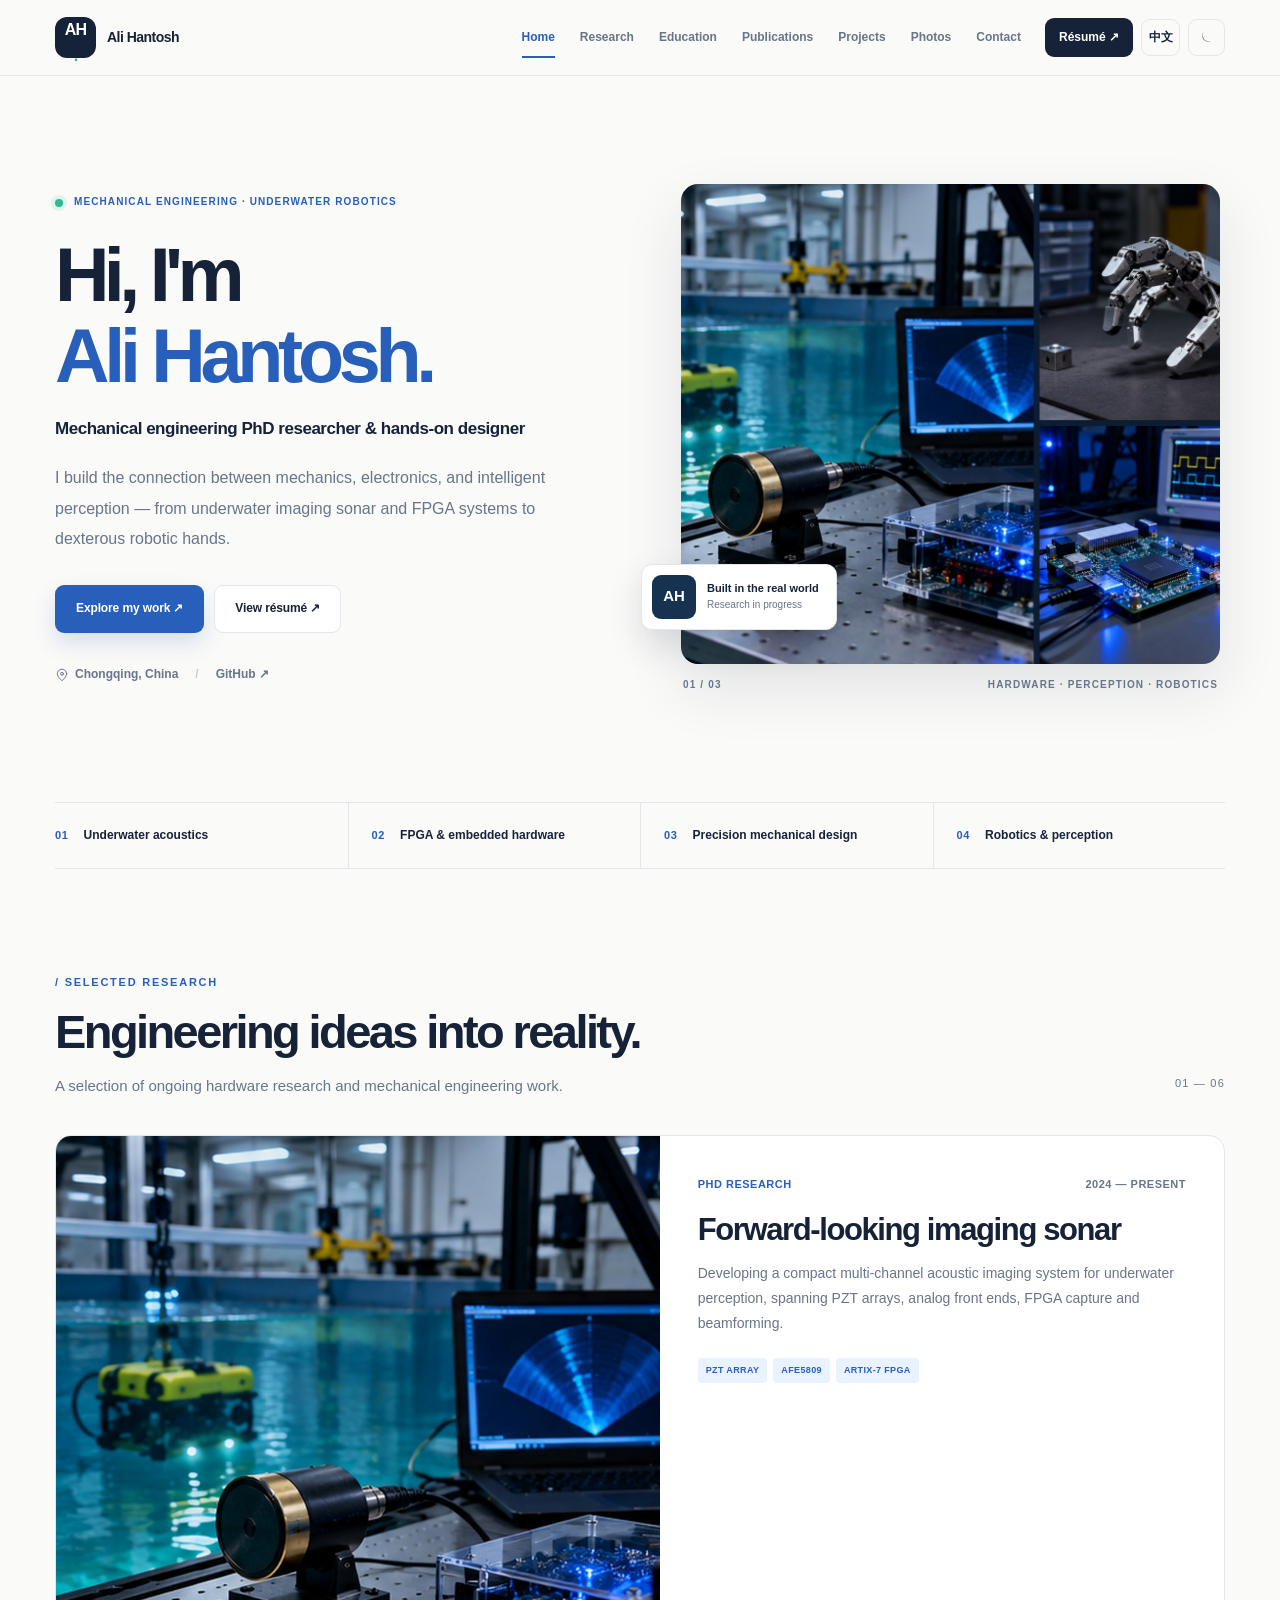
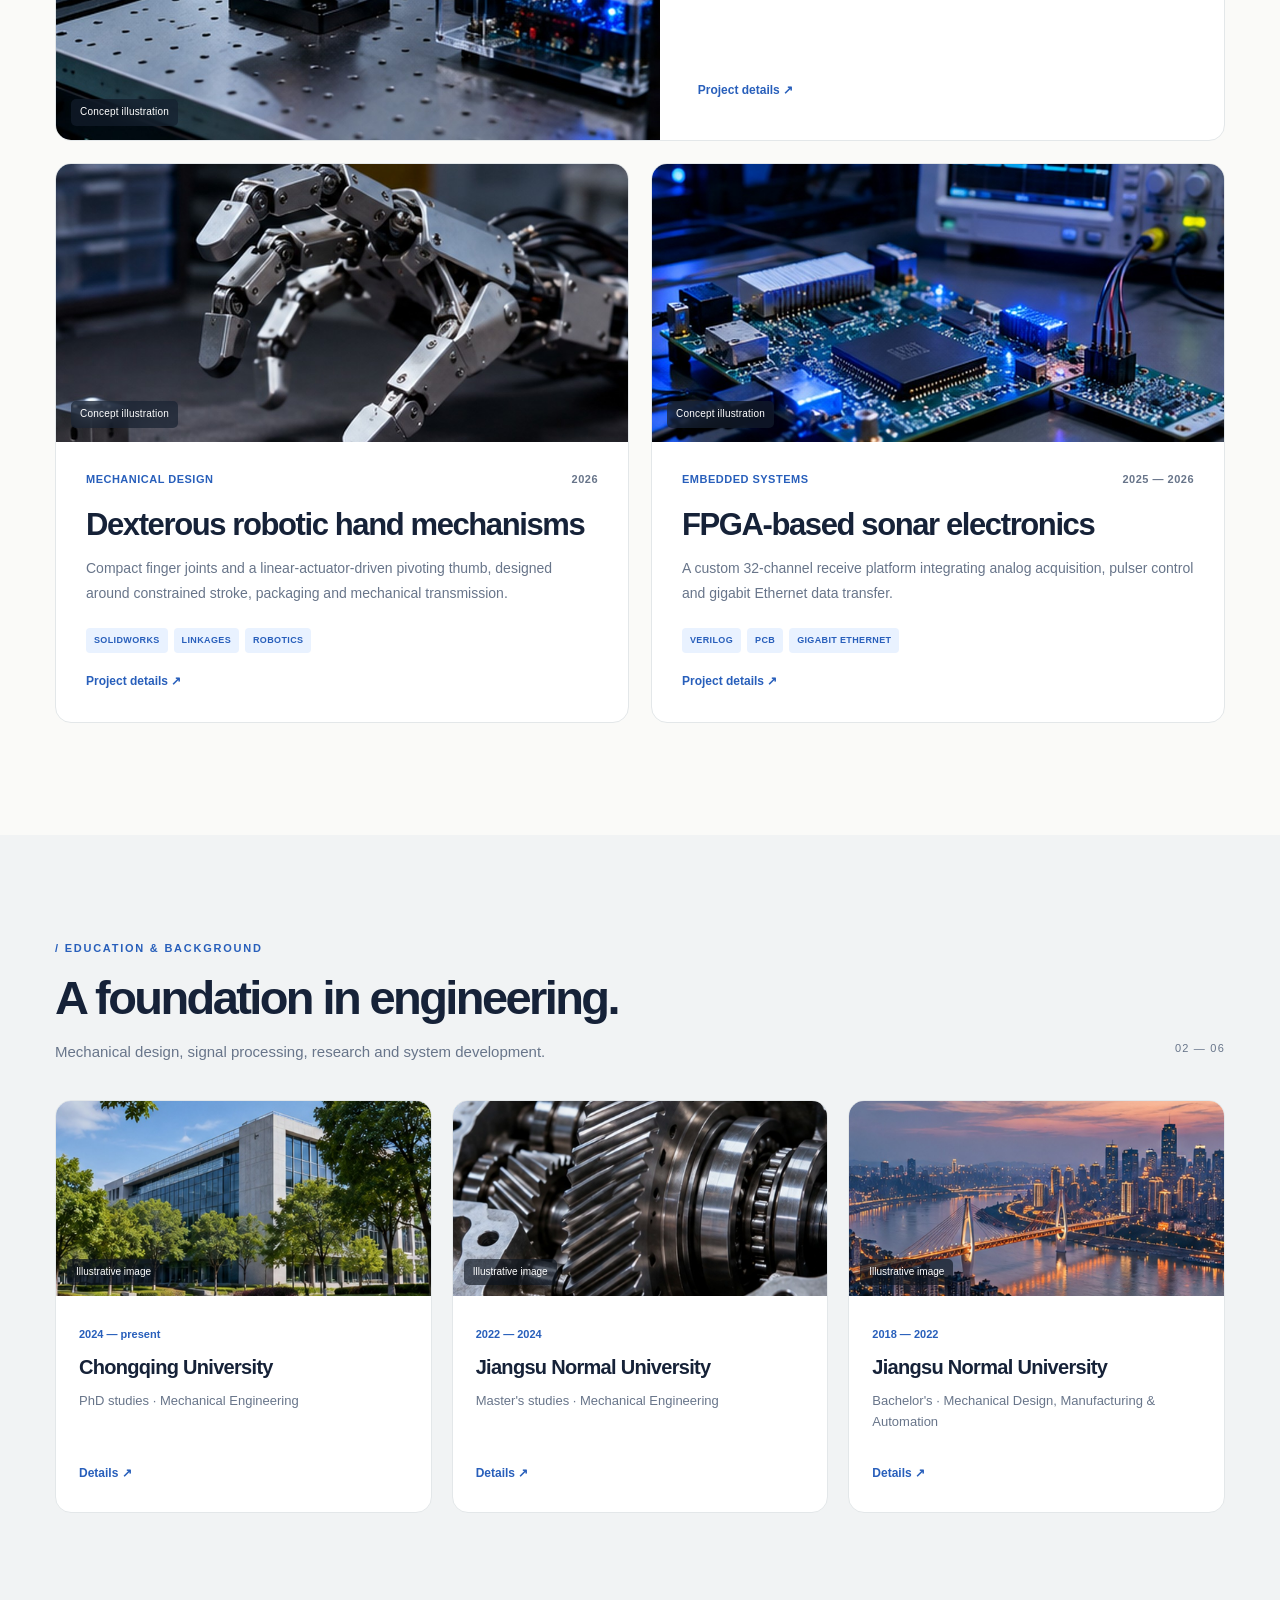
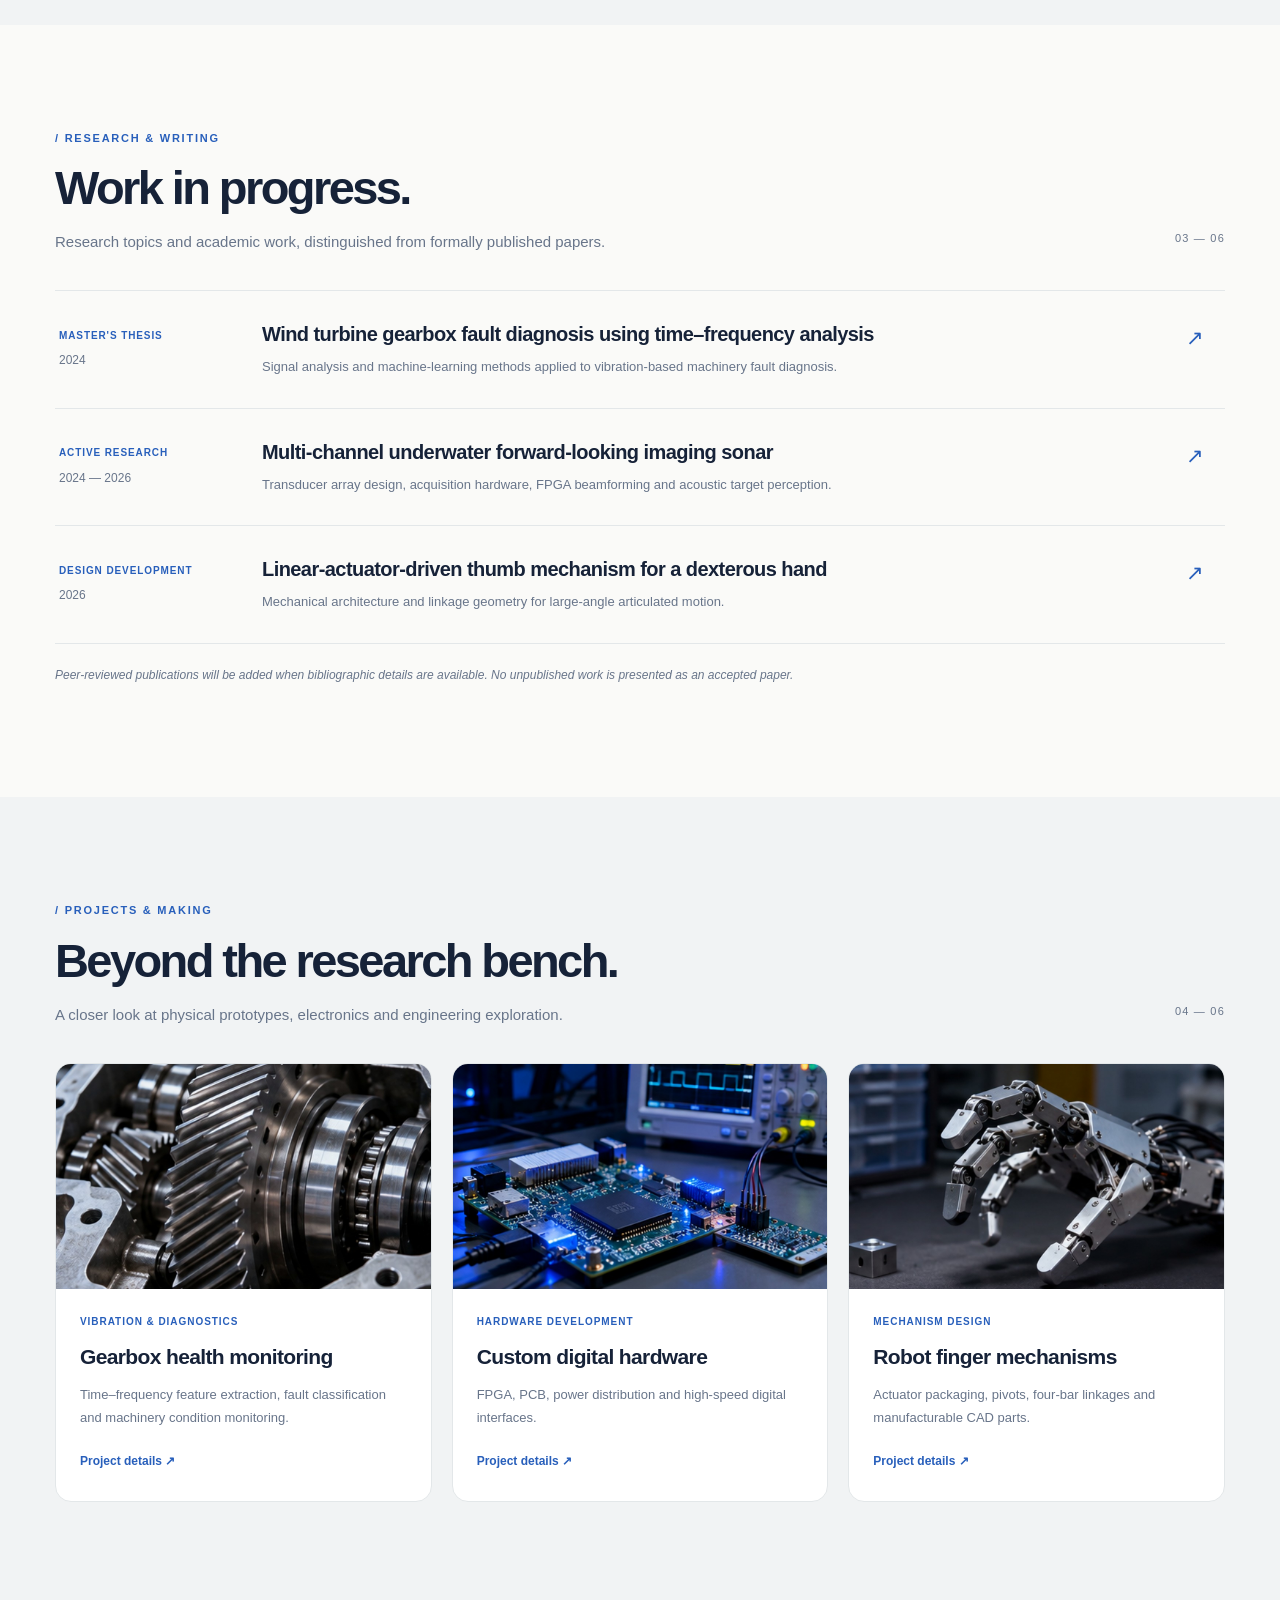
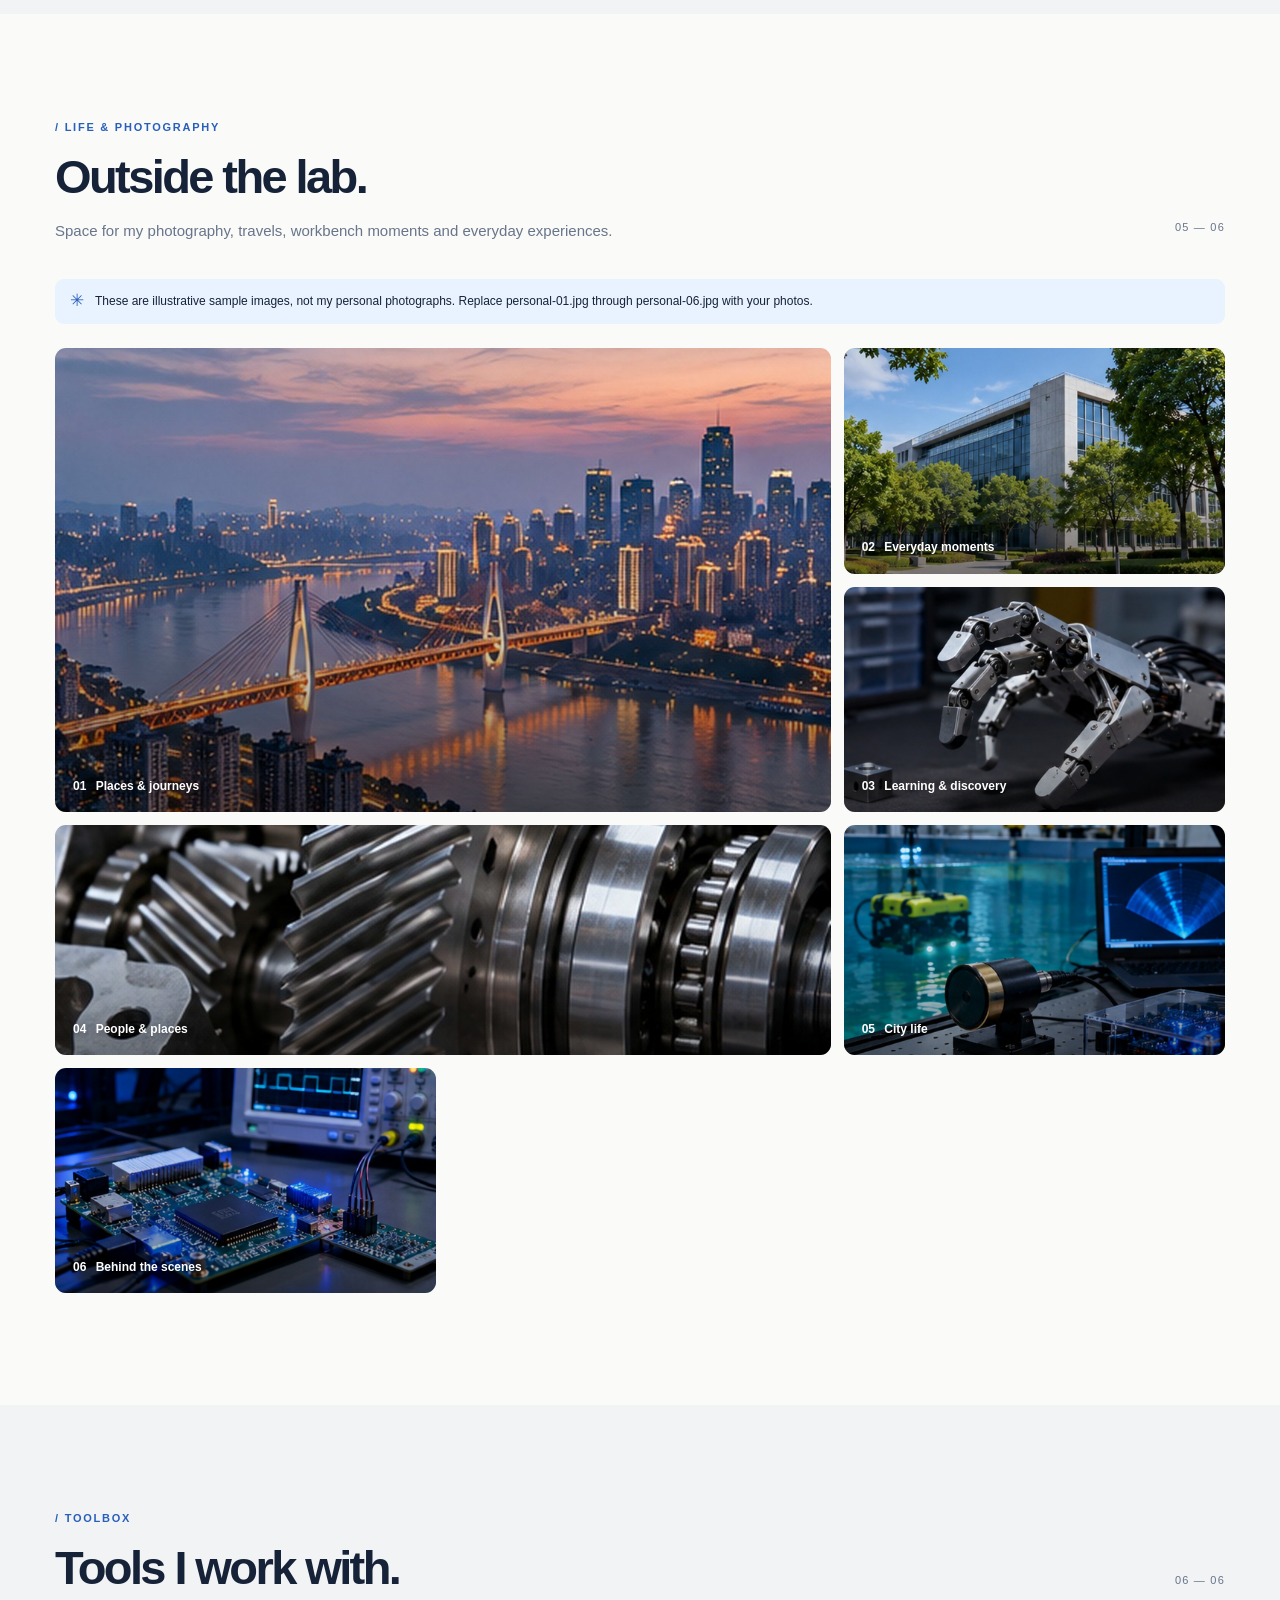
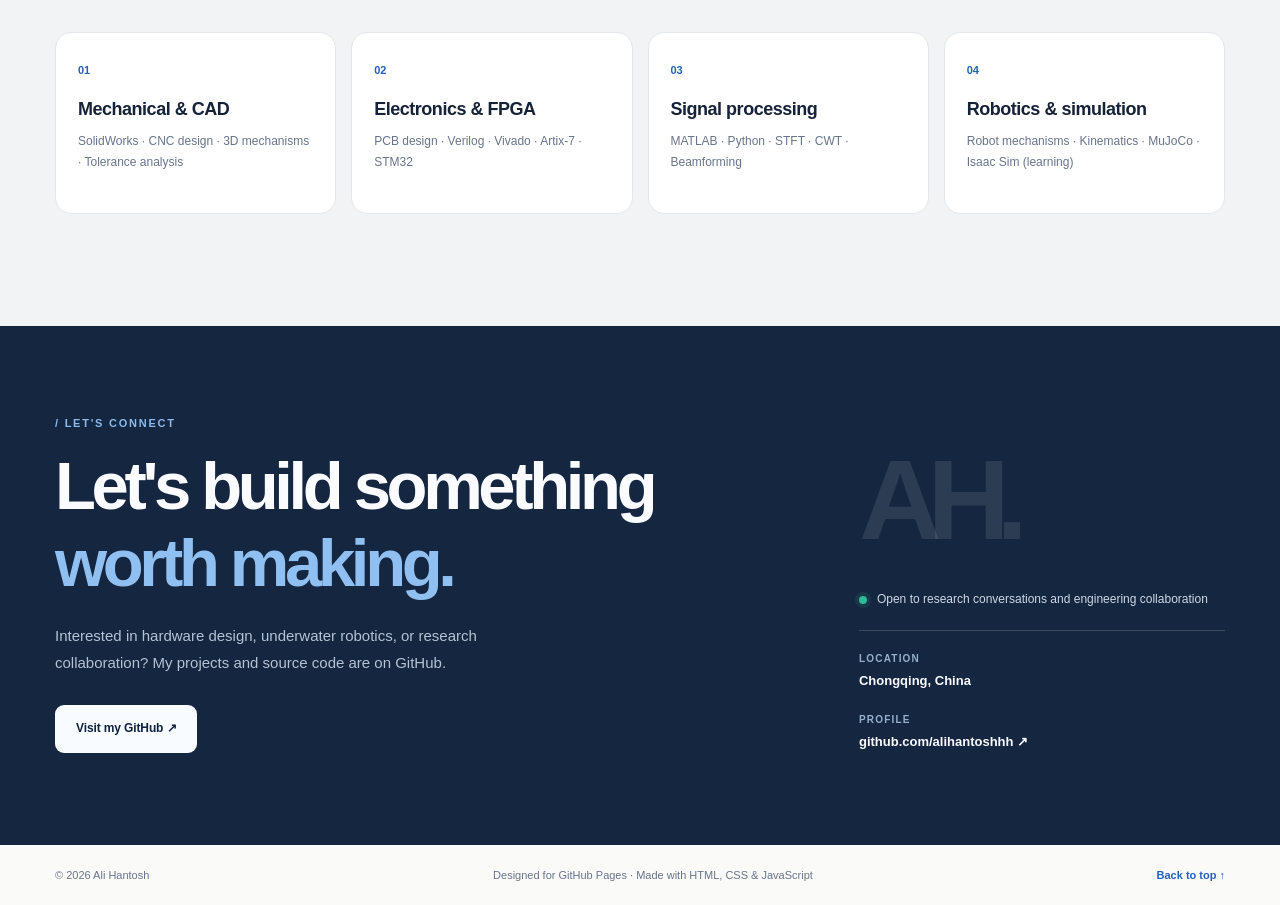
<file: index.html>
<!doctype html>
<html lang="en">
<head>
  <meta charset="utf-8">
  <meta name="viewport" content="width=device-width,initial-scale=1">
  <meta name="theme-color" content="#f9f9f6">
  <meta name="description" content="Portfolio of Ali Hasan Hantosh — mechanical engineering PhD researcher working on underwater imaging sonar, embedded electronics and robotic mechanisms.">
  <meta property="og:title" content="Ali Hantosh — Engineering, Robotics & Research">
  <meta property="og:description" content="Mechanical engineering researcher designing machines that sense, move and understand their environment.">
  <meta property="og:type" content="website">
  <meta property="og:image" content="https://alihantoshhh.github.io/hero-collage.jpg">
  <meta property="og:url" content="https://alihantoshhh.github.io/">
  <link rel="icon" type="image/svg+xml" href="favicon.svg">
  <link rel="stylesheet" href="style.css">
  <title>Ali Hantosh | Mechanical Engineering & Robotics</title>
  <script defer src="script.js"></script>
</head>
<body>
  <a class="skip" href="#home">Skip to content</a>
  <div class="scroll-progress" id="scrollProgress" aria-hidden="true"></div>

  <header class="site-header" id="siteHeader">
    <div class="header-inner wrap">
      <a class="brand" href="#home" aria-label="Ali Hantosh — home"><span class="brand-mark">AH<span class="brand-dot">.</span></span><span class="brand-name">Ali Hantosh</span></a>
      <nav class="main-nav" id="mainNav" aria-label="Main navigation">
        <a href="#home" data-i18n="navHome">Home</a>
        <a href="#research" data-i18n="navResearch">Research</a>
        <a href="#education" data-i18n="navEducation">Education</a>
        <a href="#publications" data-i18n="navPublications">Publications</a>
        <a href="#projects" data-i18n="navProjects">Projects</a>
        <a href="#photos" data-i18n="navPhotos">Photos</a>
        <a href="#contact" data-i18n="navContact">Contact</a>
      </nav>
      <div class="header-actions">
        <a class="resume-link" href="resume.html" data-i18n="resume">Résumé <span aria-hidden="true">↗</span></a>
        <button class="icon-button lang-button" id="langToggle" type="button" aria-label="Switch website language">中文</button>
        <button class="icon-button" id="themeToggle" type="button" aria-label="Toggle color theme" title="Toggle color theme"><svg class="moon" viewBox="0 0 24 24" aria-hidden="true"><path d="M20.5 15.5A8.4 8.4 0 0 1 8.5 3.5 8.5 8.5 0 1 0 20.5 15.5Z"/></svg><svg class="sun" viewBox="0 0 24 24" aria-hidden="true"><circle cx="12" cy="12" r="4"/><path d="M12 2v2m0 16v2M2 12h2m16 0h2M4.9 4.9l1.4 1.4m11.4 11.4 1.4 1.4M19.1 4.9l-1.4 1.4M6.3 17.7l-1.4 1.4"/></svg></button>
        <button class="icon-button mobile-toggle" id="menuToggle" type="button" aria-label="Open navigation menu" aria-controls="mainNav" aria-expanded="false"><span></span><span></span><span></span></button>
      </div>
    </div>
  </header>

  <main>
    <section class="hero-section" id="home" aria-labelledby="heroTitle">
      <div class="wrap hero-grid">
        <div class="hero-copy">
          <div class="eyebrow"><span class="status-dot"></span><span data-i18n="heroOverline">MECHANICAL ENGINEERING · UNDERWATER ROBOTICS</span></div>
          <h1 id="heroTitle" data-i18n-html="heroTitle">Hi, I'm <em>Ali Hantosh.</em></h1>
          <p class="hero-role" data-i18n="heroRole">Mechanical engineering PhD researcher & hands-on designer</p>
          <p class="hero-desc" data-i18n="heroDesc">I build the connection between mechanics, electronics, and intelligent perception — from underwater imaging sonar and FPGA systems to dexterous robotic hands.</p>
          <div class="hero-cta">
            <a href="#research" class="button primary" data-i18n="exploreWork">Explore my work <span aria-hidden="true">↗</span></a>
            <a href="resume.html" class="button outline" data-i18n="viewResume">View résumé <span aria-hidden="true">↗</span></a>
          </div>
          <div class="hero-bottom"><span class="location-pill"><svg viewBox="0 0 24 24" aria-hidden="true"><path d="M20 10c0 5-8 12-8 12S4 15 4 10a8 8 0 1 1 16 0Z"/><circle cx="12" cy="10" r="2.5"/></svg><span data-i18n="located">Chongqing, China</span></span><span class="hero-split">/</span><a href="https://github.com/alihantoshhh" target="_blank" rel="noopener noreferrer">GitHub ↗</a></div>
        </div>
        <div class="hero-visual" aria-label="Engineering photo collage">
          <div class="hero-frame"><img src="hero-collage.jpg" alt="Illustrative collage of an underwater robotics laboratory, robotic hand and electronics" fetchpriority="high"></div>
          <div class="hero-visual-caption"><span>01 / 03</span><span data-i18n="heroVisualCaption">HARDWARE · PERCEPTION · ROBOTICS</span></div>
          <div class="hero-portrait-chip"><div class="mini-avatar" aria-hidden="true">AH</div><div><strong data-i18n="chipTitle">Built in the real world</strong><span data-i18n="chipSub">Research in progress</span></div></div>
        </div>
      </div>
      <div class="wrap expertise-strip" aria-label="Core fields"><div><span class="strip-no">01</span><span data-i18n="focusOne">Underwater acoustics</span></div><div><span class="strip-no">02</span><span data-i18n="focusTwo">FPGA & embedded hardware</span></div><div><span class="strip-no">03</span><span data-i18n="focusThree">Precision mechanical design</span></div><div><span class="strip-no">04</span><span data-i18n="focusFour">Robotics & perception</span></div></div>
    </section>

    <section class="section" id="research" aria-labelledby="researchTitle">
      <div class="wrap">
        <div class="section-top"><div><div class="section-kicker" data-i18n="kickerResearch">/ SELECTED RESEARCH</div><h2 class="section-title" id="researchTitle" data-i18n="researchTitle">Engineering ideas into reality<span class="accent-dot">.</span></h2><p class="section-intro" data-i18n="researchIntro">A selection of ongoing hardware research and mechanical engineering work.</p></div><span class="section-index">01 — 06</span></div>
        <div class="feature-grid">
          <article class="feature-card feature-large">
            <div class="feature-image"><img src="sonar-lab.jpg" alt="Concept image of an underwater acoustics laboratory and sonar test equipment" loading="lazy"><span class="photo-tag" data-i18n="conceptImage">Concept illustration</span></div>
            <div class="feature-content"><div class="feature-meta"><span data-i18n="labResearch">PhD research</span><span>2024 — <span data-i18n="present">present</span></span></div><h3 data-i18n="sonarTitle">Forward-looking imaging sonar</h3><p data-i18n="sonarDesc">Developing a compact multi-channel acoustic imaging system for underwater perception, spanning PZT arrays, analog front ends, FPGA capture and beamforming.</p><div class="tag-list"><span>PZT ARRAY</span><span>AFE5809</span><span>ARTIX-7 FPGA</span></div><button type="button" class="read-more" data-project="sonar" data-i18n="learnMore">Project details <span aria-hidden="true">↗</span></button></div>
          </article>
          <article class="feature-card feature-small">
            <div class="feature-image"><img src="robotic-hand.jpg" alt="Illustrative mechanical dexterous robotic hand" loading="lazy"><span class="photo-tag" data-i18n="conceptImage">Concept illustration</span></div>
            <div class="feature-content"><div class="feature-meta"><span data-i18n="mechDesign">Mechanical design</span><span>2026</span></div><h3 data-i18n="handTitle">Dexterous robotic hand mechanisms</h3><p data-i18n="handDesc">Compact finger joints and a linear-actuator-driven pivoting thumb, designed around constrained stroke, packaging and mechanical transmission.</p><div class="tag-list"><span>SOLIDWORKS</span><span>LINKAGES</span><span>ROBOTICS</span></div><button type="button" class="read-more" data-project="hand" data-i18n="learnMore">Project details <span aria-hidden="true">↗</span></button></div>
          </article>
          <article class="feature-card feature-small">
            <div class="feature-image"><img src="fpga-lab.jpg" alt="Illustrative FPGA board and digital electronics workbench" loading="lazy"><span class="photo-tag" data-i18n="conceptImage">Concept illustration</span></div>
            <div class="feature-content"><div class="feature-meta"><span data-i18n="embeddedSystems">Embedded systems</span><span>2025 — 2026</span></div><h3 data-i18n="fpgaTitle">FPGA-based sonar electronics</h3><p data-i18n="fpgaDesc">A custom 32-channel receive platform integrating analog acquisition, pulser control and gigabit Ethernet data transfer.</p><div class="tag-list"><span>VERILOG</span><span>PCB</span><span>GIGABIT ETHERNET</span></div><button type="button" class="read-more" data-project="fpga" data-i18n="learnMore">Project details <span aria-hidden="true">↗</span></button></div>
          </article>
        </div>
      </div>
    </section>

    <section class="section section-soft" id="education" aria-labelledby="educationTitle">
      <div class="wrap">
        <div class="section-top"><div><div class="section-kicker" data-i18n="kickerEducation">/ EDUCATION & BACKGROUND</div><h2 class="section-title" id="educationTitle" data-i18n="educationTitle">A foundation in engineering<span class="accent-dot">.</span></h2><p class="section-intro" data-i18n="educationIntro">Mechanical design, signal processing, research and system development.</p></div><span class="section-index">02 — 06</span></div>
        <div class="education-grid">
          <article class="edu-card"><div class="edu-media"><img src="campus.jpg" alt="Illustrative university engineering campus" loading="lazy"><span data-i18n="eduPhoto">University image · illustrative</span></div><div class="edu-copy"><span class="edu-year">2024 — <span data-i18n="present">present</span></span><h3 data-i18n="eduCqu">Chongqing University</h3><p data-i18n="eduCquDegree">PhD studies · Mechanical Engineering</p><button class="text-action" type="button" data-education="cqu" data-i18n="educationDetails">Details ↗</button></div></article>
          <article class="edu-card"><div class="edu-media"><img src="gearbox.jpg" alt="Illustrative gearbox research equipment" loading="lazy"><span data-i18n="eduPhoto">Research image · illustrative</span></div><div class="edu-copy"><span class="edu-year">2022 — 2024</span><h3 data-i18n="eduJsm">Jiangsu Normal University</h3><p data-i18n="eduJsmDegree">Master's studies · Mechanical Engineering</p><button class="text-action" type="button" data-education="masters" data-i18n="educationDetails">Details ↗</button></div></article>
          <article class="edu-card"><div class="edu-media"><img src="chongqing.jpg" alt="Illustrative cityscape in China" loading="lazy"><span data-i18n="eduPhoto">City image · illustrative</span></div><div class="edu-copy"><span class="edu-year">2018 — 2022</span><h3 data-i18n="eduJsb">Jiangsu Normal University</h3><p data-i18n="eduJsbDegree">Bachelor's · Mechanical Design, Manufacturing & Automation</p><button class="text-action" type="button" data-education="bachelors" data-i18n="educationDetails">Details ↗</button></div></article>
        </div>
      </div>
    </section>

    <section class="section" id="publications" aria-labelledby="publicationsTitle">
      <div class="wrap">
        <div class="section-top"><div><div class="section-kicker" data-i18n="kickerPublications">/ RESEARCH & WRITING</div><h2 class="section-title" id="publicationsTitle" data-i18n="publicationsTitle">Work in progress<span class="accent-dot">.</span></h2><p class="section-intro" data-i18n="publicationsIntro">Research topics and academic work, distinguished from formally published papers.</p></div><span class="section-index">03 — 06</span></div>
        <div class="publication-list">
          <article class="pub-row"><div class="pub-left"><span class="pub-type" data-i18n="pubTypeMsc">MASTER'S THESIS</span><span class="pub-year">2024</span></div><div class="pub-main"><h3 data-i18n="pubGearTitle">Wind turbine gearbox fault diagnosis using time–frequency analysis</h3><p data-i18n="pubGearDesc">Signal analysis and machine-learning methods applied to vibration-based machinery fault diagnosis.</p></div><span class="pub-arrow" aria-hidden="true">↗</span></article>
          <article class="pub-row"><div class="pub-left"><span class="pub-type" data-i18n="pubTypeActive">ACTIVE RESEARCH</span><span class="pub-year">2024 — 2026</span></div><div class="pub-main"><h3 data-i18n="pubSonarTitle">Multi-channel underwater forward-looking imaging sonar</h3><p data-i18n="pubSonarDesc">Transducer array design, acquisition hardware, FPGA beamforming and acoustic target perception.</p></div><span class="pub-arrow" aria-hidden="true">↗</span></article>
          <article class="pub-row"><div class="pub-left"><span class="pub-type" data-i18n="pubTypeDesign">DESIGN DEVELOPMENT</span><span class="pub-year">2026</span></div><div class="pub-main"><h3 data-i18n="pubHandTitle">Linear-actuator-driven thumb mechanism for a dexterous hand</h3><p data-i18n="pubHandDesc">Mechanical architecture and linkage geometry for large-angle articulated motion.</p></div><span class="pub-arrow" aria-hidden="true">↗</span></article>
        </div>
        <p class="section-note" data-i18n="noPublications">Peer-reviewed publications will be added when bibliographic details are available. No unpublished work is presented as an accepted paper.</p>
      </div>
    </section>

    <section class="section section-soft" id="projects" aria-labelledby="projectsTitle">
      <div class="wrap">
        <div class="section-top"><div><div class="section-kicker" data-i18n="kickerProjects">/ PROJECTS & MAKING</div><h2 class="section-title" id="projectsTitle" data-i18n="projectsTitle">Beyond the research bench<span class="accent-dot">.</span></h2><p class="section-intro" data-i18n="projectsIntro">A closer look at physical prototypes, electronics and engineering exploration.</p></div><span class="section-index">04 — 06</span></div>
        <div class="project-grid">
          <article class="project-card"><img src="gearbox.jpg" alt="Illustrative close-up of industrial gears and bearings" loading="lazy"><div class="project-body"><span class="project-category" data-i18n="projGearCat">VIBRATION & DIAGNOSTICS</span><h3 data-i18n="projGearName">Gearbox health monitoring</h3><p data-i18n="projGearDesc">Time–frequency feature extraction, fault classification and machinery condition monitoring.</p><button data-project="gearbox" type="button" class="project-link" data-i18n="learnMore">Project details ↗</button></div></article>
          <article class="project-card"><img src="fpga-lab.jpg" alt="Illustrative FPGA and oscilloscope engineering setup" loading="lazy"><div class="project-body"><span class="project-category" data-i18n="projFpgaCat">HARDWARE DEVELOPMENT</span><h3 data-i18n="projFpgaName">Custom digital hardware</h3><p data-i18n="projFpgaDesc">FPGA, PCB, power distribution and high-speed digital interfaces.</p><button data-project="fpga" type="button" class="project-link" data-i18n="learnMore">Project details ↗</button></div></article>
          <article class="project-card"><img src="robotic-hand.jpg" alt="Illustrative dexterous robotic finger mechanism" loading="lazy"><div class="project-body"><span class="project-category" data-i18n="projHandCat">MECHANISM DESIGN</span><h3 data-i18n="projHandName">Robot finger mechanisms</h3><p data-i18n="projHandDesc">Actuator packaging, pivots, four-bar linkages and manufacturable CAD parts.</p><button data-project="hand" type="button" class="project-link" data-i18n="learnMore">Project details ↗</button></div></article>
        </div>
      </div>
    </section>

    <section class="section" id="photos" aria-labelledby="photosTitle">
      <div class="wrap">
        <div class="section-top"><div><div class="section-kicker" data-i18n="kickerPhotos">/ LIFE & PHOTOGRAPHY</div><h2 class="section-title" id="photosTitle" data-i18n="photosTitle">Outside the lab<span class="accent-dot">.</span></h2><p class="section-intro" data-i18n="photosIntro">Space for my photography, travels, workbench moments and everyday experiences.</p></div><span class="section-index">05 — 06</span></div>
        <div class="gallery-note"><span class="gallery-note-icon">✳</span><span data-i18n="galleryNote">These are illustrative sample images, not my personal photographs. Replace personal-01.jpg through personal-06.jpg with your photos.</span></div>
        <div class="gallery-grid">
          <button class="gallery-card photo-1" type="button" data-photo="0" aria-label="Open photo 1"><img src="personal-01.jpg" alt="Illustrative photograph for personal gallery slot 1" loading="lazy"><span>01 <span data-i18n="galleryLabelOne">Places & journeys</span></span></button>
          <button class="gallery-card photo-2" type="button" data-photo="1" aria-label="Open photo 2"><img src="personal-02.jpg" alt="Illustrative photograph for personal gallery slot 2" loading="lazy"><span>02 <span data-i18n="galleryLabelTwo">Everyday moments</span></span></button>
          <button class="gallery-card photo-3" type="button" data-photo="2" aria-label="Open photo 3"><img src="personal-03.jpg" alt="Illustrative photograph for personal gallery slot 3" loading="lazy"><span>03 <span data-i18n="galleryLabelThree">Learning & discovery</span></span></button>
          <button class="gallery-card photo-4" type="button" data-photo="3" aria-label="Open photo 4"><img src="personal-04.jpg" alt="Illustrative photograph for personal gallery slot 4" loading="lazy"><span>04 <span data-i18n="galleryLabelFour">People & places</span></span></button>
          <button class="gallery-card photo-5" type="button" data-photo="4" aria-label="Open photo 5"><img src="personal-05.jpg" alt="Illustrative photograph for personal gallery slot 5" loading="lazy"><span>05 <span data-i18n="galleryLabelFive">City life</span></span></button>
          <button class="gallery-card photo-6" type="button" data-photo="5" aria-label="Open photo 6"><img src="personal-06.jpg" alt="Illustrative photograph for personal gallery slot 6" loading="lazy"><span>06 <span data-i18n="galleryLabelSix">Behind the scenes</span></span></button>
        </div>
      </div>
    </section>

    <section class="section section-soft" id="skills" aria-labelledby="skillsTitle">
      <div class="wrap">
        <div class="section-top"><div><div class="section-kicker" data-i18n="kickerSkills">/ TOOLBOX</div><h2 class="section-title" id="skillsTitle" data-i18n="skillsTitle">Tools I work with<span class="accent-dot">.</span></h2></div><span class="section-index">06 — 06</span></div>
        <div class="skills-grid"><div class="skill-group"><span class="skill-number">01</span><h3 data-i18n="skillMechanical">Mechanical & CAD</h3><p>SolidWorks · CNC design · 3D mechanisms · Tolerance analysis</p></div><div class="skill-group"><span class="skill-number">02</span><h3 data-i18n="skillEmbedded">Electronics & FPGA</h3><p>PCB design · Verilog · Vivado · Artix-7 · STM32</p></div><div class="skill-group"><span class="skill-number">03</span><h3 data-i18n="skillSignal">Signal processing</h3><p>MATLAB · Python · STFT · CWT · Beamforming</p></div><div class="skill-group"><span class="skill-number">04</span><h3 data-i18n="skillRobotics">Robotics & simulation</h3><p>Robot mechanisms · Kinematics · MuJoCo · Isaac Sim (learning)</p></div></div>
      </div>
    </section>

    <section class="contact-section" id="contact" aria-labelledby="contactTitle"><div class="wrap contact-grid"><div><div class="section-kicker" data-i18n="kickerContact">/ LET'S CONNECT</div><h2 id="contactTitle" data-i18n-html="contactTitle">Let's build something<br><em>worth making.</em></h2><p data-i18n="contactDesc">Interested in hardware design, underwater robotics, or research collaboration? My projects and source code are on GitHub.</p><a class="button light" href="https://github.com/alihantoshhh" target="_blank" rel="noopener noreferrer" data-i18n="contactButton">Visit my GitHub <span aria-hidden="true">↗</span></a></div><div class="contact-side"><span class="contact-monogram">AH.</span><div class="contact-availability"><span class="status-dot"></span><span data-i18n="contactStatus">Open to research conversations and engineering collaboration</span></div><div class="contact-detail"><span data-i18n="locationLabel">LOCATION</span><strong data-i18n="located">Chongqing, China</strong></div><div class="contact-detail"><span data-i18n="linkLabel">PROFILE</span><a href="https://github.com/alihantoshhh" target="_blank" rel="noopener noreferrer">github.com/alihantoshhh ↗</a></div></div></div></section>
  </main>

  <footer class="site-footer"><div class="wrap footer-inner"><span>© <span id="year">2026</span> Ali Hantosh</span><span data-i18n="footerNote">Designed for GitHub Pages · Made with HTML, CSS & JavaScript</span><a href="#home" data-i18n="backTop">Back to top ↑</a></div></footer>

  <dialog id="detailDialog" class="modal detail-modal" aria-labelledby="modalTitle"><div class="modal-inner"><button type="button" class="modal-close" data-close aria-label="Close details">×</button><div class="modal-category" id="modalCategory"></div><h2 id="modalTitle"></h2><p id="modalSummary"></p><div class="modal-rule"></div><h3 data-i18n="modalFocus">Areas of work</h3><ul id="modalBullets"></ul><p class="modal-disclaimer" data-i18n="modalNote">Project descriptions reflect design and research activity; they are not verified product-performance claims.</p></div></dialog>
  <dialog id="photoDialog" class="modal photo-modal" aria-label="Image viewer"><button class="photo-close" id="photoClose" type="button" aria-label="Close photo">×</button><div class="photo-viewer"><button type="button" id="photoPrev" class="photo-arrow" aria-label="Previous photo">‹</button><figure><img id="photoView" alt="Enlarged gallery photograph"><figcaption id="photoCaption"></figcaption></figure><button type="button" id="photoNext" class="photo-arrow" aria-label="Next photo">›</button></div></dialog>
</body>
</html>
</file>
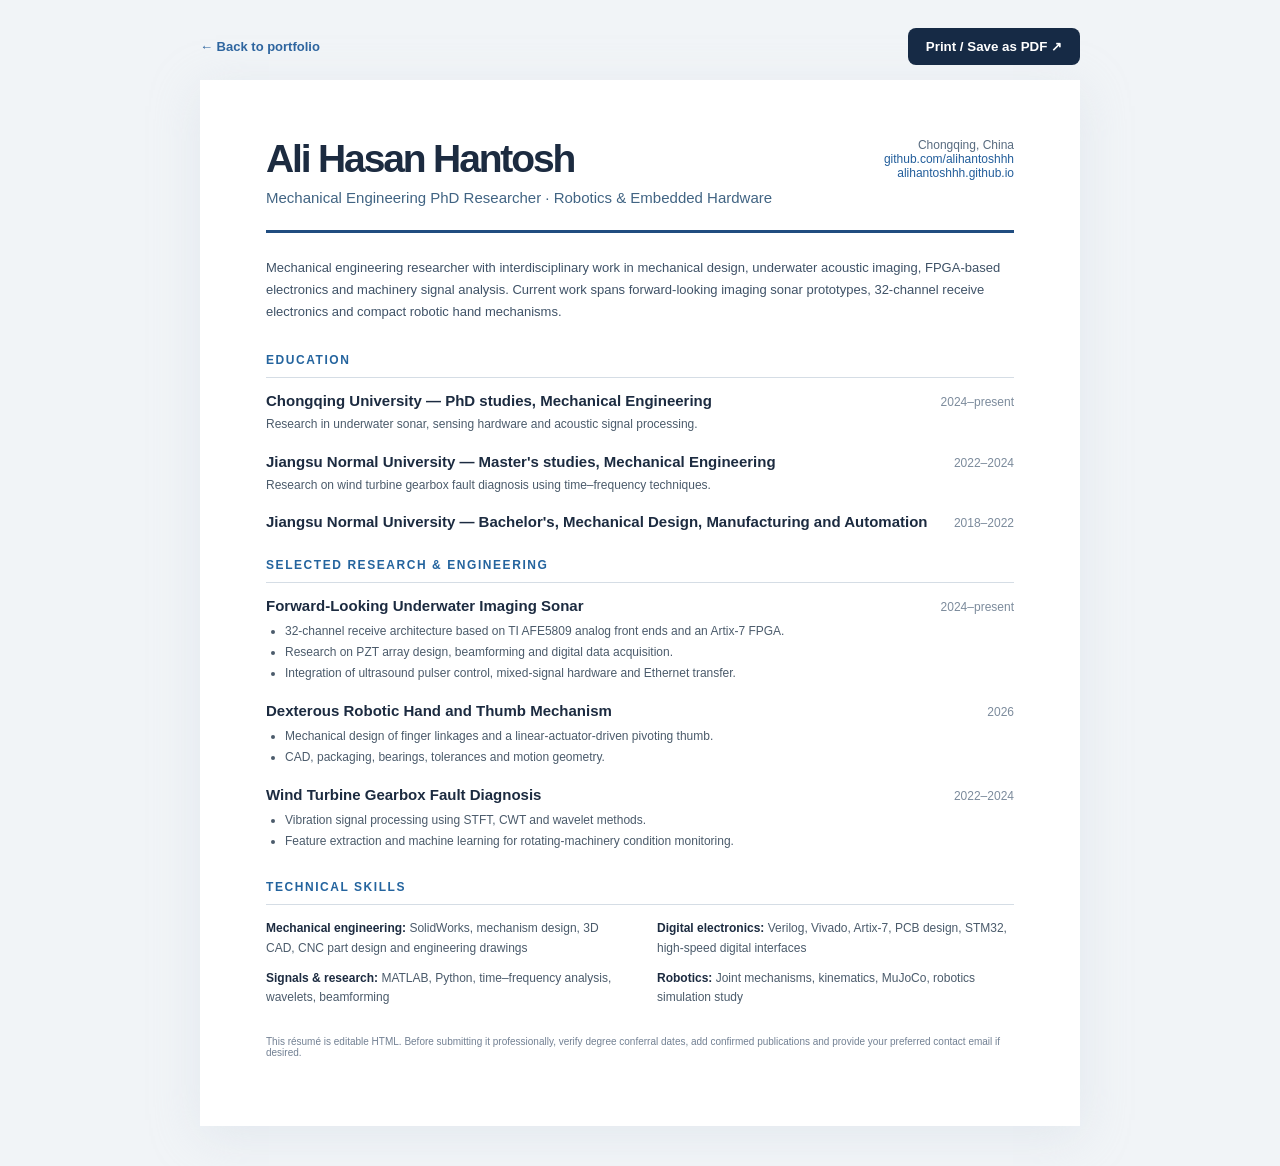
<file: resume.html>
<!doctype html>
<html lang="en">
<head><meta charset="utf-8"><meta name="viewport" content="width=device-width,initial-scale=1"><meta name="description" content="Ali Hantosh engineering résumé"><link rel="icon" href="favicon.svg" type="image/svg+xml"><title>Résumé — Ali Hantosh</title>
<style>
:root{font-family:Inter,Arial,Helvetica,sans-serif;color:#1c2b40;background:#f1f4f7}*{box-sizing:border-box}body{margin:0}.actions{max-width:880px;display:flex;justify-content:space-between;align-items:center;margin:28px auto 15px;gap:20px;font-size:13px}.actions a{color:#2e659f;text-decoration:none;font-weight:700}.actions button{border:0;background:#162a45;color:white;padding:11px 18px;border-radius:8px;cursor:pointer;font-weight:700}.paper{background:white;max-width:880px;margin:0 auto 40px;padding:58px 66px;box-shadow:0 10px 45px #cbd4e060}.top{display:flex;justify-content:space-between;gap:30px;padding-bottom:24px;border-bottom:3px solid #204d80}.name{font-size:39px;letter-spacing:-.055em;line-height:1.1;font-weight:800;margin:0 0 8px}.subtitle{font-size:15px;color:#416483;margin:0}.aside{text-align:right;font-size:12px;color:#596c80}.aside a{color:#235e9b;text-decoration:none}.summary{margin:24px 0 30px;line-height:1.7;color:#3f5267;font-size:13px}.block{margin:0 0 28px}.block h2{font-size:12px;letter-spacing:.13em;text-transform:uppercase;border-bottom:1px solid #d5dde5;padding-bottom:10px;margin:0 0 14px;color:#24649e}.item{margin-bottom:18px}.item-top{display:flex;align-items:baseline;justify-content:space-between;gap:20px}.item strong{font-size:15px}.date{font-size:12px;color:#7c8b9c;white-space:nowrap}.item p{font-size:12px;line-height:1.7;color:#4b5b6b;margin:5px 0 0}.item ul{margin:7px 0 0;padding-left:19px;font-size:12px;line-height:1.75;color:#4b5b6b}.skills{display:grid;grid-template-columns:1fr 1fr;gap:10px 34px}.skills p{font-size:12px;color:#4b5b6b;line-height:1.65;margin:0}.skills strong{color:#1c2b40}.note{color:#728093;font-size:10px;margin-top:25px}.print-only{display:none}@media(max-width:650px){.actions{padding:0 18px}.paper{padding:30px 23px}.name{font-size:32px}.top{flex-direction:column;gap:15px}.aside{text-align:left}.item-top{align-items:flex-start}.skills{grid-template-columns:1fr}}@media print{@page{size:A4;margin:0}body{background:white;-webkit-print-color-adjust:exact;print-color-adjust:exact}.paper{margin:0;box-shadow:none;max-width:none;padding:20mm 18mm}.actions{display:none}.block{break-inside:avoid}.item{break-inside:avoid}.print-only{display:block}}
</style></head>
<body><div class="actions"><a href="index.html">← Back to portfolio</a><button onclick="window.print()">Print / Save as PDF ↗</button></div><div class="paper">
<header class="top"><div><h1 class="name">Ali Hasan Hantosh</h1><p class="subtitle">Mechanical Engineering PhD Researcher · Robotics & Embedded Hardware</p></div><div class="aside">Chongqing, China<br><a href="https://github.com/alihantoshhh">github.com/alihantoshhh</a><br><a href="https://alihantoshhh.github.io/">alihantoshhh.github.io</a></div></header>
<p class="summary">Mechanical engineering researcher with interdisciplinary work in mechanical design, underwater acoustic imaging, FPGA-based electronics and machinery signal analysis. Current work spans forward-looking imaging sonar prototypes, 32-channel receive electronics and compact robotic hand mechanisms.</p>
<section class="block"><h2>Education</h2><div class="item"><div class="item-top"><strong>Chongqing University — PhD studies, Mechanical Engineering</strong><span class="date">2024–present</span></div><p>Research in underwater sonar, sensing hardware and acoustic signal processing.</p></div><div class="item"><div class="item-top"><strong>Jiangsu Normal University — Master's studies, Mechanical Engineering</strong><span class="date">2022–2024</span></div><p>Research on wind turbine gearbox fault diagnosis using time–frequency techniques.</p></div><div class="item"><div class="item-top"><strong>Jiangsu Normal University — Bachelor's, Mechanical Design, Manufacturing and Automation</strong><span class="date">2018–2022</span></div></div></section>
<section class="block"><h2>Selected research & engineering</h2><div class="item"><div class="item-top"><strong>Forward-Looking Underwater Imaging Sonar</strong><span class="date">2024–present</span></div><ul><li>32-channel receive architecture based on TI AFE5809 analog front ends and an Artix-7 FPGA.</li><li>Research on PZT array design, beamforming and digital data acquisition.</li><li>Integration of ultrasound pulser control, mixed-signal hardware and Ethernet transfer.</li></ul></div><div class="item"><div class="item-top"><strong>Dexterous Robotic Hand and Thumb Mechanism</strong><span class="date">2026</span></div><ul><li>Mechanical design of finger linkages and a linear-actuator-driven pivoting thumb.</li><li>CAD, packaging, bearings, tolerances and motion geometry.</li></ul></div><div class="item"><div class="item-top"><strong>Wind Turbine Gearbox Fault Diagnosis</strong><span class="date">2022–2024</span></div><ul><li>Vibration signal processing using STFT, CWT and wavelet methods.</li><li>Feature extraction and machine learning for rotating-machinery condition monitoring.</li></ul></div></section>
<section class="block"><h2>Technical skills</h2><div class="skills"><p><strong>Mechanical engineering:</strong> SolidWorks, mechanism design, 3D CAD, CNC part design and engineering drawings</p><p><strong>Digital electronics:</strong> Verilog, Vivado, Artix-7, PCB design, STM32, high-speed digital interfaces</p><p><strong>Signals & research:</strong> MATLAB, Python, time–frequency analysis, wavelets, beamforming</p><p><strong>Robotics:</strong> Joint mechanisms, kinematics, MuJoCo, robotics simulation study</p></div></section>
<p class="note">This résumé is editable HTML. Before submitting it professionally, verify degree conferral dates, add confirmed publications and provide your preferred contact email if desired.</p>
</div></body></html>
</file>
<file: style.css>
/* Complete self-hosted portfolio stylesheet — no external fonts or CDNs. */
:root{--bg:#fafaf8;--surface:#fff;--soft:#f1f3f4;--text:#162238;--muted:#68758a;--line:#e3e7e9;--accent:#285fbb;--accent-light:#e9f2ff;--green:#30b995;--header:rgba(250,250,248,.95);--shadow:0 12px 34px rgba(29,41,60,.065);--radius:16px;--max:1170px}
[data-theme=dark]{--bg:#111923;--surface:#182331;--soft:#131f2d;--text:#ecf3fb;--muted:#9baabe;--line:#324052;--accent:#81a9ff;--accent-light:#203a5d;--green:#67d2ae;--header:rgba(17,25,35,.96);--shadow:0 12px 34px rgba(0,0,0,.24)}
*,*::before,*::after{box-sizing:border-box}html{scroll-behavior:smooth;scroll-padding-top:90px}body{margin:0;background:var(--bg);color:var(--text);font-family:Inter,-apple-system,BlinkMacSystemFont,'Segoe UI',Arial,sans-serif;font-size:15px;line-height:1.65;-webkit-font-smoothing:antialiased}button,input{font:inherit}button{cursor:pointer}a{color:inherit;text-decoration:none}img{display:block;width:100%}::selection{color:#fff;background:#3969b8}:focus-visible{outline:3px solid var(--accent);outline-offset:4px}.wrap{width:min(calc(100% - 64px),var(--max));margin:0 auto}.skip{position:fixed;top:-100px;left:12px;z-index:999;padding:12px 18px;background:var(--text);color:var(--surface)}.skip:focus{top:12px}.scroll-progress{height:2px;background:var(--accent);position:fixed;z-index:120;top:0;left:0;width:0;pointer-events:none}
.site-header{position:sticky;top:0;z-index:100;height:76px;background:var(--header);backdrop-filter:blur(16px);border-bottom:1px solid var(--line);transition:box-shadow .25s}.site-header.scrolled{box-shadow:0 6px 30px rgba(20,30,50,.06)}.header-inner{height:100%;display:flex;align-items:center;gap:24px}.brand{display:flex;align-items:center;gap:11px;white-space:nowrap;font-weight:760;letter-spacing:-.035em}.brand-mark{display:grid;place-items:center;width:41px;height:41px;background:var(--text);color:var(--surface);border-radius:12px;font-size:16px;letter-spacing:-.055em}.brand-dot{color:var(--green)}.brand-name{font-size:14px}.main-nav{display:flex;gap:25px;justify-content:center;align-items:center;margin-left:auto}.main-nav a{font-size:12px;font-weight:650;color:var(--muted);transition:color .2s;padding:29px 0;white-space:nowrap;position:relative}.main-nav a:hover,.main-nav a.active{color:var(--accent)}.main-nav a.active:after{content:"";height:2px;bottom:18px;left:0;right:0;background:var(--accent);position:absolute}.header-actions{display:flex;align-items:center;gap:8px}.resume-link{font-size:12px;font-weight:700;background:var(--text);color:var(--surface);padding:10px 14px;border-radius:9px;white-space:nowrap}.resume-link:hover{opacity:.83}.icon-button{background:transparent;color:var(--text);width:37px;height:37px;border:1px solid var(--line);display:grid;place-items:center;border-radius:9px}.lang-button{font-size:12px;font-weight:730}.icon-button svg{width:18px;height:18px;fill:none;stroke:currentColor;stroke-width:1.7;stroke-linecap:round;stroke-linejoin:round}.icon-button .moon{fill:currentColor;stroke:none}.sun{display:none}[data-theme=dark] .sun{display:block}[data-theme=dark] .moon{display:none}.mobile-toggle{display:none;position:relative;flex-direction:column;justify-content:center;gap:4px}.mobile-toggle span{height:1.7px;width:18px;background:var(--text);display:block;border-radius:3px}
.hero-section{padding:90px 0 0;overflow:hidden}.hero-grid{display:grid;grid-template-columns:1fr 1fr;gap:72px;align-items:center}.hero-copy{padding:14px 0 30px}.eyebrow{display:flex;gap:11px;align-items:center;letter-spacing:.11em;font-size:10px;font-weight:850;color:var(--accent)}.status-dot{width:8px;height:8px;display:inline-block;background:var(--green);border-radius:100%;box-shadow:0 0 0 4px rgba(48,185,149,.12);flex:none}.hero-copy h1{font-weight:850;font-size:clamp(52px,5.9vw,79px);letter-spacing:-.075em;line-height:1.075;margin:24px 0 18px;max-width:620px}.hero-copy h1 em{display:block;font-style:normal;color:var(--accent);letter-spacing:-.07em}.hero-role{font-size:17px;font-weight:740;letter-spacing:-.028em;margin:0 0 20px}.hero-desc{font-size:16px;line-height:1.9;color:var(--muted);max-width:500px;margin:0}.hero-cta{display:flex;gap:10px;align-items:center;margin-top:31px}.button{border:1px solid transparent;font-size:12px;font-weight:760;letter-spacing:-.01em;padding:13px 20px;border-radius:9px;display:inline-flex;align-items:center;justify-content:center;gap:18px;min-height:46px;transition:transform .2s,background .2s,box-shadow .2s}.button:hover{transform:translateY(-2px)}.button.primary{background:var(--accent);color:#fff;box-shadow:0 10px 22px rgba(34,96,176,.17)}[data-theme=dark] .button.primary{color:#0d1a2c}.button.outline{background:var(--surface);border-color:var(--line);color:var(--text)}.hero-bottom{display:flex;gap:17px;align-items:center;color:var(--muted);font-size:12px;font-weight:650;margin-top:32px}.hero-bottom a:hover{color:var(--accent)}.hero-split{opacity:.35}.location-pill{display:inline-flex;gap:6px;align-items:center}.location-pill svg{width:14px;height:14px;fill:none;stroke:currentColor;stroke-width:1.7;stroke-linecap:round;stroke-linejoin:round}.hero-visual{position:relative;align-self:stretch;display:flex;flex-direction:column;justify-content:center;padding:18px 5px 36px}.hero-frame{height:480px;overflow:hidden;border-radius:17px;background:var(--soft);box-shadow:0 24px 60px rgba(16,34,60,.11)}.hero-frame img{height:100%;object-fit:cover}.hero-visual-caption{display:flex;justify-content:space-between;margin-top:13px;padding:0 2px;font-size:10px;letter-spacing:.115em;font-weight:700;color:var(--muted)}.hero-portrait-chip{position:absolute;left:-35px;bottom:100px;display:flex;gap:11px;align-items:center;padding:10px 17px 10px 10px;background:var(--surface);border:1px solid var(--line);border-radius:11px;box-shadow:0 15px 35px rgba(9,26,55,.12)}.mini-avatar{background:#173251;color:#fff;display:grid;place-items:center;width:44px;height:44px;border-radius:9px;font-weight:800}.hero-portrait-chip strong,.hero-portrait-chip span{display:block}.hero-portrait-chip strong{font-size:11px}.hero-portrait-chip span{font-size:10px;color:var(--muted)}.expertise-strip{display:grid;grid-template-columns:repeat(4,1fr);margin-top:72px;border-top:1px solid var(--line);border-bottom:1px solid var(--line)}.expertise-strip>div{padding:23px 15px 23px 0;display:flex;gap:15px;align-items:center;font-size:12px;font-weight:720}.expertise-strip>div:not(:first-child){padding-left:23px;border-left:1px solid var(--line)}.strip-no{font-size:11px;letter-spacing:.06em;color:var(--accent)}
.section{padding:104px 0 112px}.section-soft{background:var(--soft)}.section-top{display:flex;justify-content:space-between;align-items:flex-end;gap:20px;margin-bottom:36px}.section-kicker{color:var(--accent);font-size:11px;font-weight:850;letter-spacing:.16em;text-transform:uppercase;margin-bottom:14px}.section-title{font-size:clamp(32px,3.7vw,47px);line-height:1.17;letter-spacing:-.055em;font-weight:840;margin:0}.accent-dot{color:var(--accent)}.section-intro{color:var(--muted);font-size:15px;max-width:640px;margin:13px 0 0;line-height:1.7}.section-index{color:var(--muted);font-size:11px;letter-spacing:.11em;white-space:nowrap;padding-bottom:7px}
.feature-grid{display:grid;grid-template-columns:repeat(2,minmax(0,1fr));gap:22px}.feature-card{background:var(--surface);border:1px solid var(--line);border-radius:var(--radius);overflow:hidden;display:flex;flex-direction:column;transition:transform .25s,box-shadow .25s}.feature-card:hover,.project-card:hover,.edu-card:hover{transform:translateY(-5px);box-shadow:var(--shadow)}.feature-large{grid-column:1/-1;display:grid;grid-template-columns:1.07fr 1fr;min-height:362px}.feature-large .feature-image{height:100%}.feature-image{height:278px;position:relative;background:var(--soft);overflow:hidden}.feature-image img{width:100%;height:100%;object-fit:cover;transition:transform .4s}.feature-card:hover .feature-image img,.project-card:hover>img{transform:scale(1.04)}.photo-tag{position:absolute;bottom:14px;left:15px;border-radius:5px;padding:5px 9px;backdrop-filter:blur(10px);background:rgba(21,31,47,.65);color:white;font-size:10px;letter-spacing:.02em}.feature-content{padding:28px 30px 30px;display:flex;flex-direction:column;flex:1}.feature-large .feature-content{padding:39px 38px}.feature-meta{font-size:11px;letter-spacing:.045em;color:var(--accent);font-weight:720;display:flex;justify-content:space-between;gap:12px;text-transform:uppercase}.feature-meta span+span{color:var(--muted)}.feature-card h3{font-size:clamp(22px,2.5vw,31px);line-height:1.22;letter-spacing:-.045em;margin:18px 0 12px}.feature-card p{font-size:14px;color:var(--muted);margin:0 0 22px;line-height:1.8}.tag-list{display:flex;flex-wrap:wrap;gap:6px;margin:0 0 19px}.tag-list span{font-size:9px;letter-spacing:.04em;color:var(--accent);background:var(--accent-light);border-radius:4px;padding:5px 8px;font-weight:760}.read-more,.text-action,.project-link{margin-top:auto;align-self:flex-start;background:transparent;border:0;padding:0;color:var(--accent);font-size:12px;font-weight:760}.read-more:hover,.text-action:hover,.project-link:hover{text-decoration:underline;text-underline-offset:4px}
.education-grid{display:grid;grid-template-columns:repeat(3,minmax(0,1fr));gap:20px}.edu-card{background:var(--surface);border:1px solid var(--line);border-radius:var(--radius);overflow:hidden;transition:transform .25s,box-shadow .25s}.edu-media{height:195px;position:relative;overflow:hidden}.edu-media img{height:100%;object-fit:cover}.edu-media span{position:absolute;bottom:11px;left:11px;color:#fff;font-size:10px;padding:5px 9px;border-radius:5px;background:rgba(13,21,32,.65)}.edu-copy{padding:25px 23px 27px}.edu-year{color:var(--accent);font-size:11px;font-weight:780}.edu-copy h3{font-size:20px;letter-spacing:-.035em;line-height:1.25;margin:9px 0 10px}.edu-copy p{color:var(--muted);font-size:13px;line-height:1.65;min-height:49px;margin:0 0 21px}
.publication-list{border-top:1px solid var(--line)}.pub-row{display:grid;grid-template-columns:177px 1fr 35px;gap:26px;padding:30px 4px;border-bottom:1px solid var(--line);align-items:center}.pub-left{display:flex;flex-direction:column;gap:7px}.pub-type{color:var(--accent);font-size:10px;font-weight:800;letter-spacing:.09em}.pub-year{color:var(--muted);font-size:12px}.pub-main h3{font-size:20px;line-height:1.35;letter-spacing:-.028em;margin:0 0 8px}.pub-main p{color:var(--muted);font-size:13px;margin:0}.pub-arrow{color:var(--accent);font-size:21px;align-self:start}.section-note{font-size:12px;color:var(--muted);margin:22px 0 0;font-style:italic}
.project-grid{display:grid;grid-template-columns:repeat(3,minmax(0,1fr));gap:20px}.project-card{background:var(--surface);border:1px solid var(--line);border-radius:var(--radius);overflow:hidden;transition:transform .25s,box-shadow .25s;display:flex;flex-direction:column}.project-card>img{height:225px;object-fit:cover;transition:transform .3s}.project-body{padding:25px 24px 29px;display:flex;flex:1;flex-direction:column}.project-category{font-size:10px;font-weight:800;letter-spacing:.095em;color:var(--accent)}.project-body h3{font-size:21px;letter-spacing:-.03em;line-height:1.35;margin:12px 0}.project-body p{font-size:13px;line-height:1.8;color:var(--muted);margin:0 0 22px}
.gallery-note{display:flex;align-items:flex-start;gap:11px;background:var(--accent-light);color:var(--text);padding:13px 15px;border-radius:9px;font-size:12px;line-height:1.6;margin:0 0 24px}.gallery-note-icon{font-size:17px;color:var(--accent);line-height:1}.gallery-grid{display:grid;grid-template-columns:repeat(3,1fr);gap:13px;grid-auto-flow:dense}.gallery-card{position:relative;border:0;padding:0;border-radius:11px;overflow:hidden;min-height:225px;background:var(--soft);text-align:left}.gallery-card.photo-1{grid-column:span 2;grid-row:span 2;min-height:464px}.gallery-card.photo-4{grid-column:span 2;min-height:230px}.gallery-card img{position:absolute;inset:0;height:100%;width:100%;object-fit:cover;transition:transform .4s,filter .3s}.gallery-card:hover img{transform:scale(1.05);filter:brightness(.84)}.gallery-card::after{content:"";position:absolute;inset:40% 0 0;background:linear-gradient(transparent,rgba(0,0,0,.45))}.gallery-card>span{position:absolute;z-index:1;bottom:16px;left:18px;color:white;font-size:12px;font-weight:750;text-shadow:0 2px 7px rgba(0,0,0,.3)}.gallery-card>span>span{font-weight:650;margin-left:6px}
.skills-grid{display:grid;grid-template-columns:repeat(4,1fr);gap:15px}.skill-group{background:var(--surface);border:1px solid var(--line);padding:24px 22px 27px;border-radius:var(--radius);min-height:182px}.skill-number{font-size:11px;color:var(--accent);font-weight:800}.skill-group h3{font-size:18px;line-height:1.3;letter-spacing:-.027em;margin:16px 0 9px}.skill-group p{font-size:12px;line-height:1.8;color:var(--muted);margin:0}
.contact-section{background:#152640;color:#f9fbff;padding:88px 0 92px}[data-theme=dark] .contact-section{background:#0d141e}.contact-grid{display:grid;grid-template-columns:1.25fr .65fr;gap:100px}.contact-section .section-kicker{color:#8bbaed}.contact-section h2{font-size:clamp(38px,5.5vw,67px);line-height:1.16;letter-spacing:-.065em;margin:0 0 20px}.contact-section h2 em{font-style:normal;color:#90c0f1}.contact-section p{color:#b4c3d4;max-width:500px;font-size:15px;line-height:1.8;margin:0 0 29px}.button.light{background:#f8fbff;color:#102341}.contact-side{display:flex;flex-direction:column;justify-content:flex-end}.contact-monogram{font-size:114px;font-weight:900;letter-spacing:-.12em;line-height:1;margin:0 0 33px;color:rgba(255,255,255,.10)}.contact-availability{display:flex;align-items:center;gap:10px;padding-bottom:20px;border-bottom:1px solid rgba(255,255,255,.16);color:#ced8e4;font-size:12px}.contact-detail{margin-top:20px;display:flex;flex-direction:column;gap:3px}.contact-detail>span{font-size:10px;letter-spacing:.12em;font-weight:800;color:#97afca}.contact-detail strong,.contact-detail a{color:#f9fbff;font-size:13px;font-weight:680}.contact-detail a:hover{text-decoration:underline}
.site-footer{padding:21px 0;background:var(--bg)}.footer-inner{display:flex;justify-content:space-between;align-items:center;gap:24px;font-size:11px;color:var(--muted)}.footer-inner a{font-weight:750;color:var(--accent)}
.modal{border:0;border-radius:17px;max-height:min(88vh,820px);background:var(--surface);color:var(--text);padding:0;box-shadow:0 24px 80px rgba(0,0,0,.3)}.modal::backdrop{background:rgba(10,23,40,.74);backdrop-filter:blur(5px)}.detail-modal{width:min(620px,calc(100vw - 30px))}.modal-inner{padding:48px;position:relative}.modal-close{position:absolute;right:20px;top:18px;border:0;background:var(--soft);color:var(--text);width:33px;height:33px;border-radius:100%;font-size:22px;line-height:1}.modal-category{font-size:11px;font-weight:850;color:var(--accent);letter-spacing:.14em;text-transform:uppercase}.modal h2{font-size:32px;line-height:1.2;letter-spacing:-.05em;margin:12px 0}.modal p{color:var(--muted);line-height:1.8;font-size:14px}.modal-rule{height:1px;background:var(--line);margin:24px 0}.modal h3{font-size:17px;margin:0 0 11px}.modal ul{padding-left:20px;color:var(--muted);font-size:13px;line-height:1.9}.modal .modal-disclaimer{font-size:11px;border-top:1px solid var(--line);padding-top:20px;margin-top:26px}.photo-modal{background:transparent;width:min(1120px,98vw);max-height:96vh;overflow:visible}.photo-viewer{display:flex;gap:17px;align-items:center}.photo-viewer figure{margin:0;min-width:0;flex:1}.photo-viewer img{width:100%;height:min(76vh,780px);object-fit:contain}.photo-viewer figcaption{text-align:center;padding:9px;color:white;font-size:13px}.photo-arrow{flex:none;width:42px;height:42px;color:#fff;background:rgba(255,255,255,.14);border:1px solid rgba(255,255,255,.3);border-radius:100%;font-size:30px;line-height:1}.photo-close{position:absolute;right:6px;top:-52px;background:transparent;border:0;color:white;font-size:38px}
@media(max-width:1080px){.wrap{width:min(calc(100% - 48px),var(--max))}.hero-grid{gap:40px}.hero-copy h1{font-size:clamp(48px,5.5vw,70px)}.main-nav{gap:15px}.main-nav a{font-size:11px}.brand-name{display:none}.hero-frame{height:410px}.skills-grid{grid-template-columns:repeat(2,1fr)}}
@media(max-width:800px){.site-header{height:68px}.header-inner{gap:10px}.brand-name{display:inline}.mobile-toggle{display:flex}.main-nav{display:none;position:absolute;left:0;right:0;top:68px;background:var(--surface);border-bottom:1px solid var(--line);padding:12px 24px 17px;box-shadow:var(--shadow);flex-direction:column;align-items:stretch;gap:0}.main-nav.open{display:flex}.main-nav a{font-size:14px;padding:11px 0;border-bottom:1px solid var(--line)}.main-nav a:last-child{border-bottom:0}.main-nav a.active:after{display:none}.hero-section{padding:58px 0 0}.hero-grid{grid-template-columns:1fr;gap:28px}.hero-copy{padding:0}.hero-copy h1{font-size:clamp(45px,9vw,73px);margin-top:20px}.hero-desc{max-width:630px}.hero-visual{padding:0 0 14px}.hero-frame{height:420px}.hero-portrait-chip{left:15px;bottom:65px}.expertise-strip{margin-top:38px;grid-template-columns:repeat(2,1fr)}.expertise-strip>div{border-bottom:1px solid var(--line);padding:16px 12px!important}.expertise-strip>div:nth-child(odd){border-left:0}.expertise-strip>div:nth-child(even){border-left:1px solid var(--line)}.expertise-strip>div:nth-last-child(-n+2){border-bottom:0}.section{padding:76px 0}.feature-large{grid-template-columns:1fr}.feature-large .feature-image{height:330px}.feature-large .feature-content{padding:30px}.education-grid,.project-grid{grid-template-columns:1fr 1fr}.education-grid .edu-card:last-child,.project-grid .project-card:last-child{grid-column:span 2}.education-grid .edu-card:last-child{display:grid;grid-template-columns:1fr 1fr}.education-grid .edu-card:last-child .edu-media{height:100%}.contact-grid{gap:25px;grid-template-columns:1.15fr .85fr}.contact-monogram{font-size:76px}}
@media(max-width:580px){.wrap{width:min(calc(100% - 36px),var(--max))}.site-header{height:62px}.main-nav{top:62px}.brand-mark{width:36px;height:36px}.brand-name{font-size:13px}.header-actions{gap:5px}.resume-link{display:none}.icon-button{width:34px;height:34px}.hero-section{padding-top:47px}.eyebrow{font-size:9px;letter-spacing:.08em}.hero-copy h1{font-size:clamp(43px,10.5vw,60px);letter-spacing:-.07em}.hero-role{font-size:15px}.hero-desc{font-size:14px;line-height:1.8}.hero-cta{gap:8px;flex-wrap:wrap}.button{font-size:11px;min-height:44px;padding:12px 15px}.hero-bottom{margin-top:25px}.hero-frame{height:310px}.hero-visual-caption{font-size:9px}.hero-portrait-chip{left:10px;bottom:50px}.expertise-strip{margin-top:27px}.expertise-strip>div{font-size:11px;gap:9px}.section{padding:61px 0 68px}.section-top{margin-bottom:25px}.section-index{display:none}.section-title{font-size:33px}.section-intro{font-size:13px}.feature-grid{grid-template-columns:1fr;gap:14px}.feature-large{grid-column:auto}.feature-image,.feature-large .feature-image{height:235px}.feature-content,.feature-large .feature-content{padding:23px!important}.feature-card h3{font-size:23px}.feature-card p{font-size:13px}.education-grid,.project-grid{grid-template-columns:1fr}.education-grid .edu-card:last-child,.project-grid .project-card:last-child{grid-column:auto;display:flex;flex-direction:column}.education-grid .edu-card:last-child .edu-media{height:190px}.edu-copy p{min-height:auto}.pub-row{grid-template-columns:1fr 22px;gap:11px;padding:25px 0}.pub-left{grid-column:1/-1;flex-direction:row;justify-content:space-between}.pub-main h3{font-size:18px}.gallery-grid{grid-template-columns:1fr 1fr;gap:9px}.gallery-card{min-height:170px}.gallery-card.photo-1{grid-column:span 2;grid-row:auto;min-height:275px}.gallery-card.photo-4{grid-column:span 2;min-height:190px}.gallery-card>span{left:11px;bottom:11px;font-size:10px}.gallery-note{font-size:11px}.skills-grid{grid-template-columns:1fr 1fr;gap:9px}.skill-group{padding:17px 14px;min-height:158px}.skill-group h3{font-size:15px}.skill-group p{font-size:11px}.contact-section{padding:69px 0}.contact-grid{grid-template-columns:1fr;gap:36px}.contact-section h2{font-size:41px}.contact-monogram{display:none}.contact-side{gap:5px}.footer-inner{flex-wrap:wrap;gap:5px 15px}.footer-inner>span:nth-child(2){flex-basis:100%;order:3}.modal-inner{padding:45px 26px 26px}.modal h2{font-size:25px}.photo-arrow{width:27px;height:35px;font-size:24px}.photo-viewer{gap:4px}.photo-viewer img{height:70vh}}
@media(prefers-reduced-motion:reduce){html{scroll-behavior:auto}*,*::before,*::after{transition:none!important;animation:none!important}}
/* Keep the bilingual switch on one line even on narrow devices. */
.lang-button{min-width:39px;white-space:nowrap;display:flex;align-items:center;justify-content:center;line-height:1}
</file>
